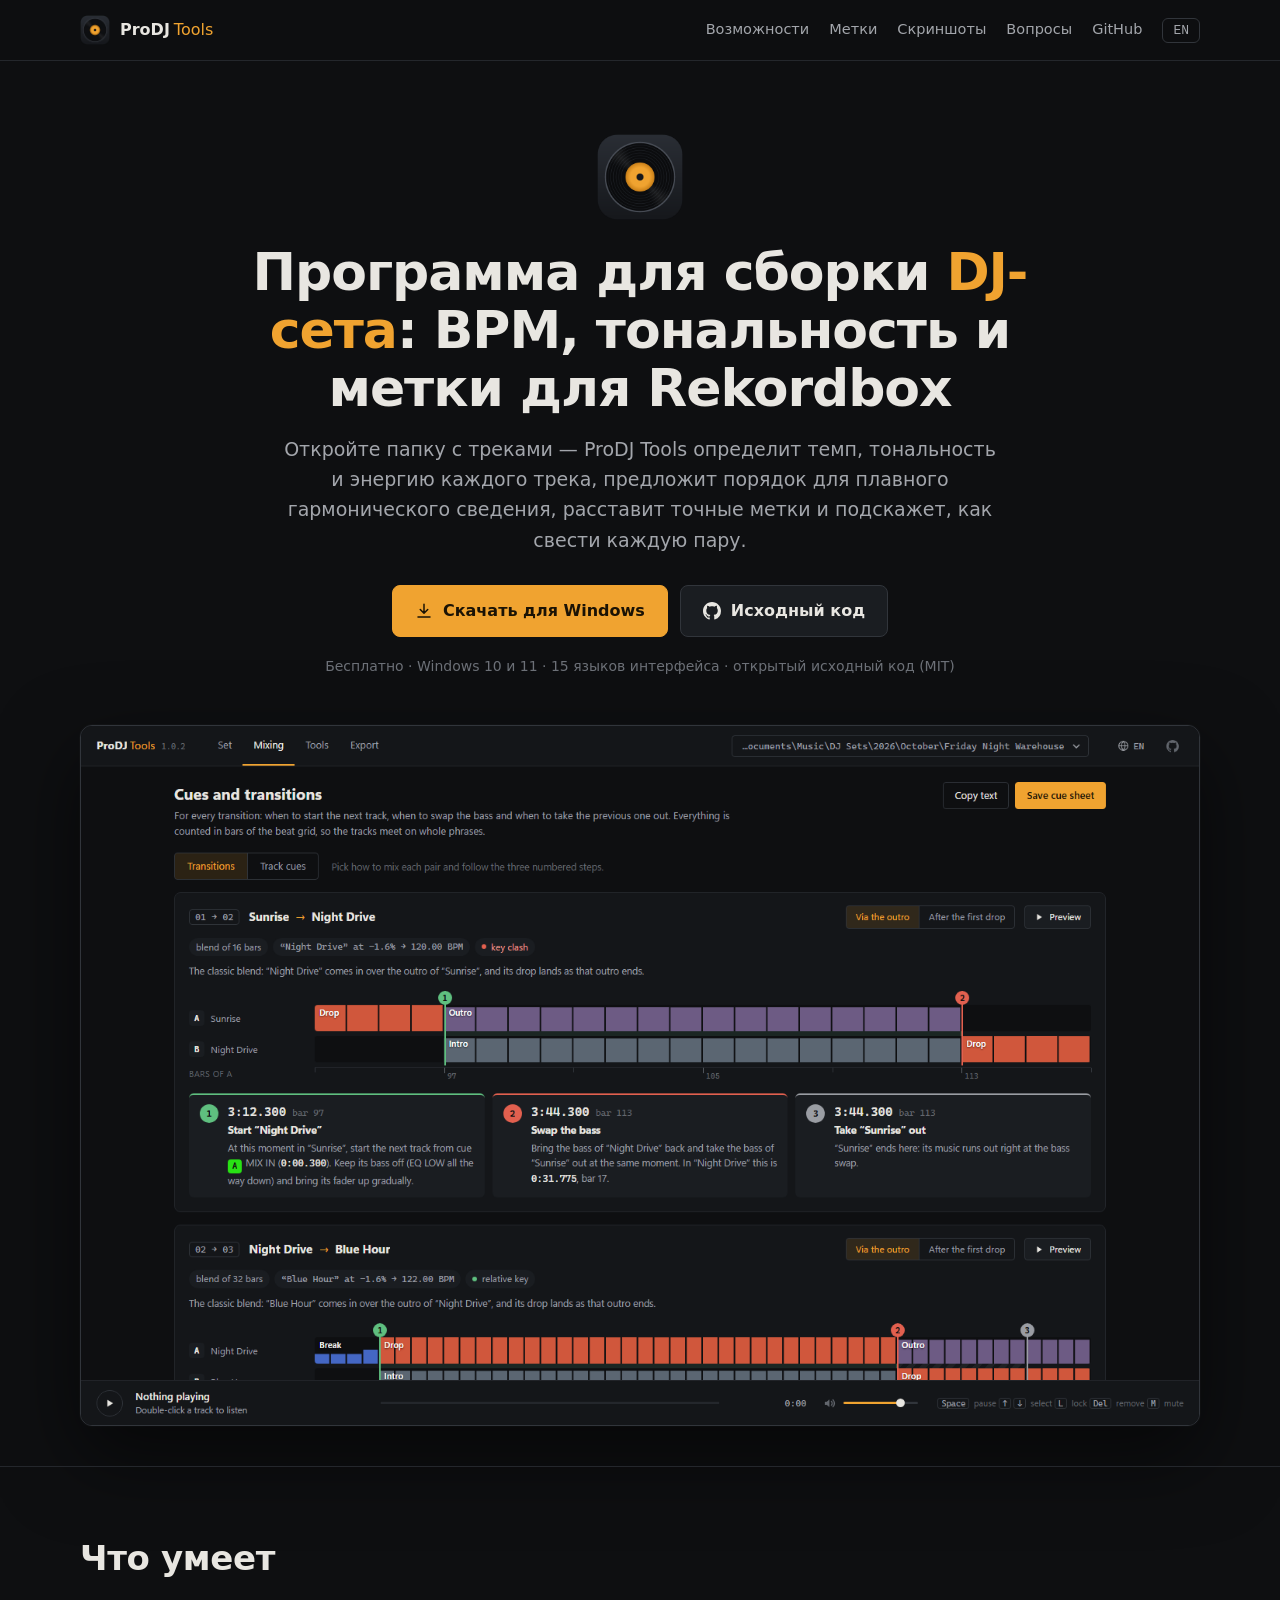
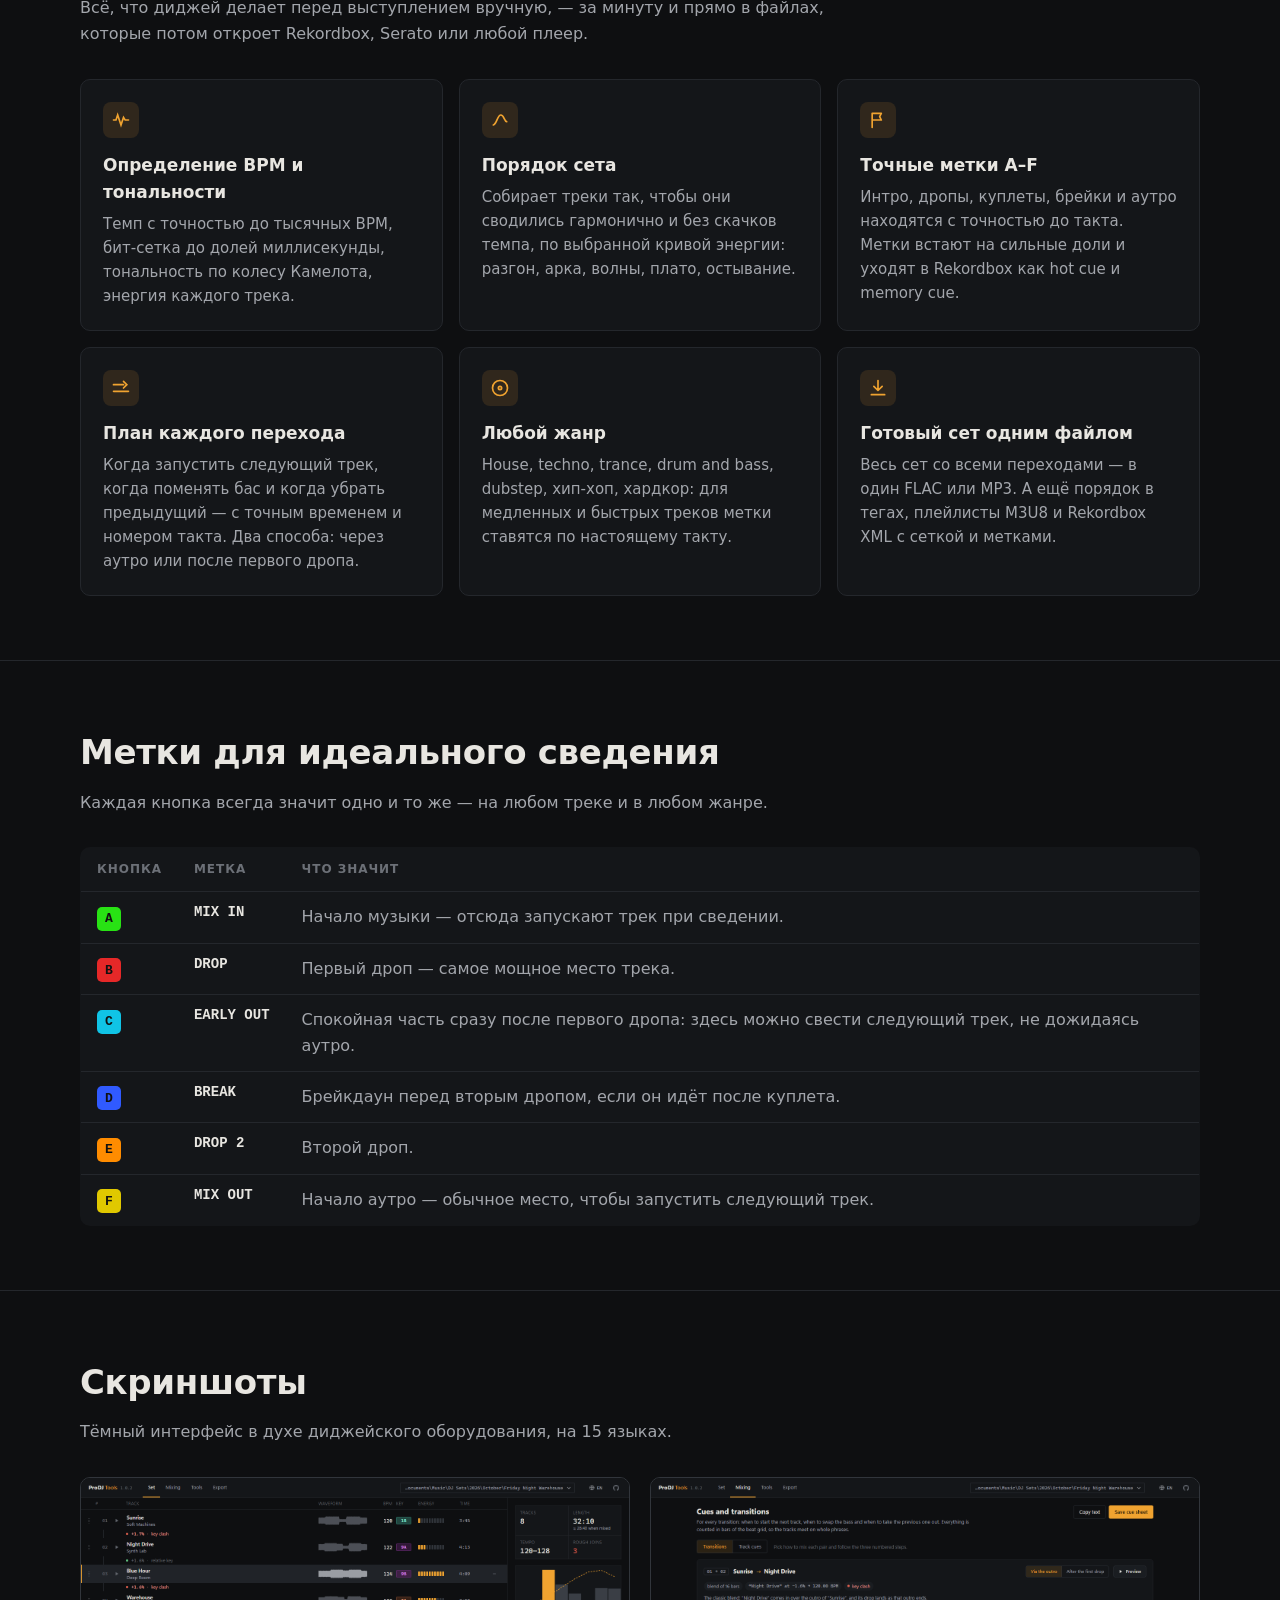
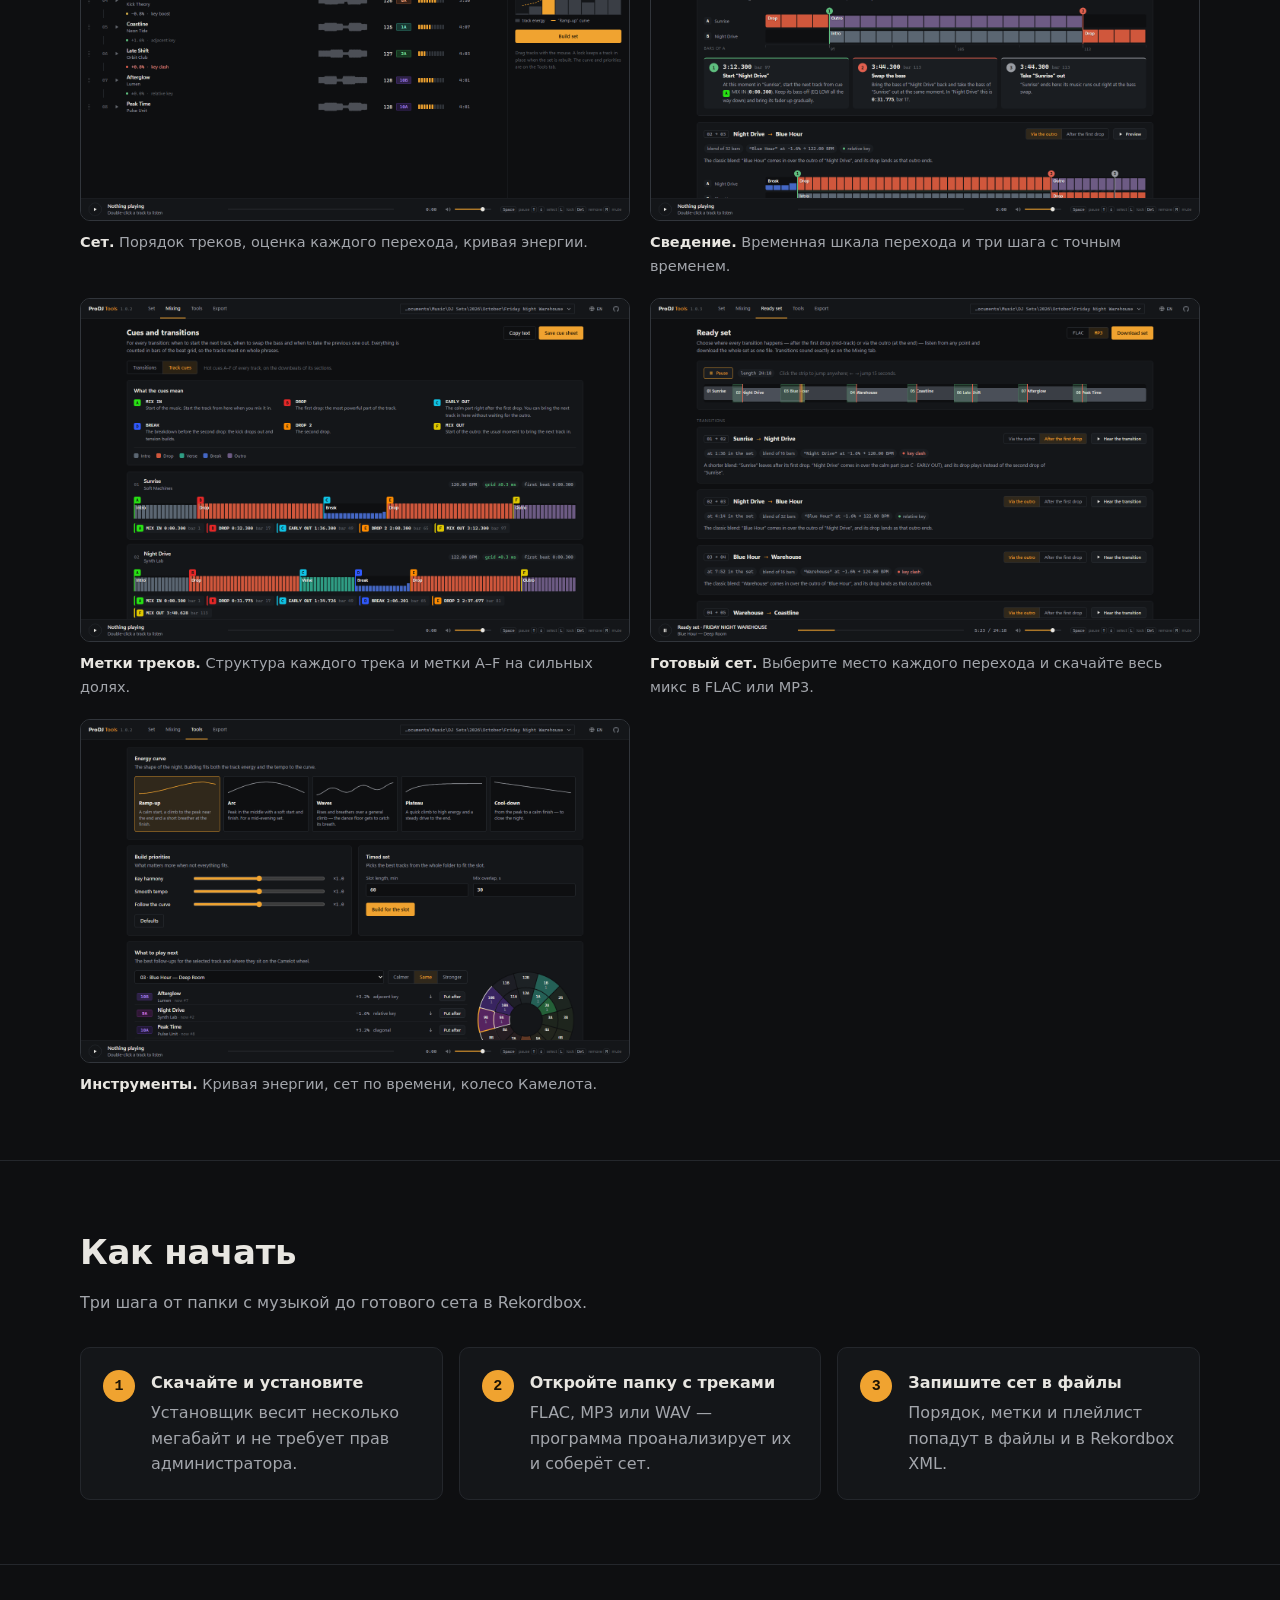
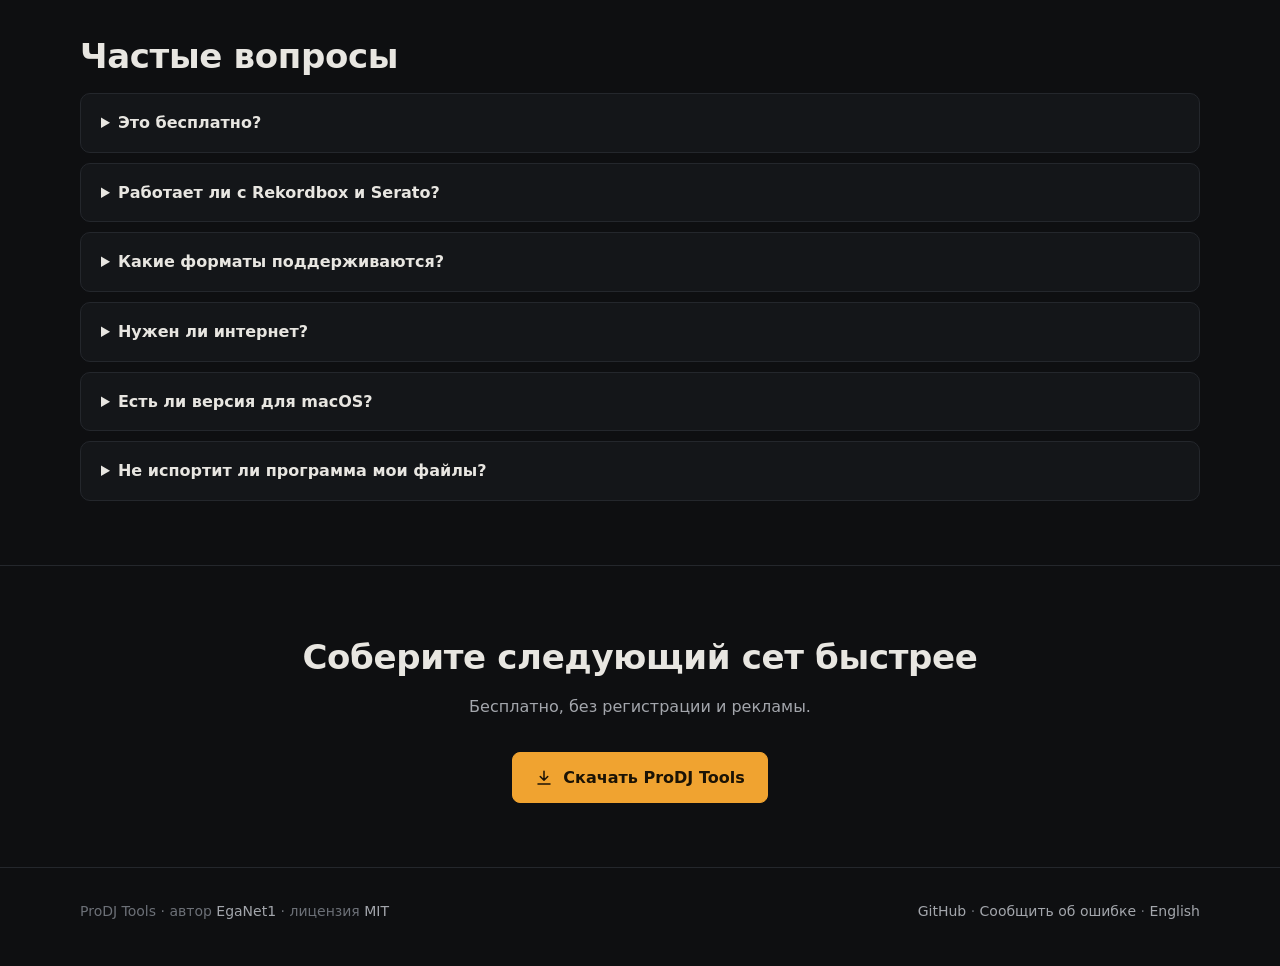
<file: docs/index.html>
<!doctype html>
<html lang="ru">
<head>
  <meta charset="utf-8">
  <meta name="viewport" content="width=device-width, initial-scale=1">
  <title>ProDJ Tools — программа для DJ: BPM, тональность, метки для Rekordbox</title>
  <meta name="description" content="Бесплатная программа для диджеев под Windows: определяет BPM, тональность и энергию треков, собирает сет для плавного гармонического сведения, ставит точные метки (hot cue) и передаёт их в Rekordbox.">
  <link rel="canonical" href="https://eganet1.github.io/ProDJ-Tools/">
  <link rel="alternate" hreflang="ru" href="https://eganet1.github.io/ProDJ-Tools/">
  <link rel="alternate" hreflang="en" href="https://eganet1.github.io/ProDJ-Tools/en/">
  <link rel="alternate" hreflang="x-default" href="https://eganet1.github.io/ProDJ-Tools/en/">
  <link rel="icon" type="image/png" href="icon.png">
  <link rel="stylesheet" href="site.css">

  <meta property="og:type" content="website">
  <meta property="og:site_name" content="ProDJ Tools">
  <meta property="og:title" content="ProDJ Tools — программа для сборки DJ-сета">
  <meta property="og:description" content="BPM, тональность и энергия треков, порядок для плавного сведения, точные метки и экспорт в Rekordbox. Бесплатно, для Windows.">
  <meta property="og:url" content="https://eganet1.github.io/ProDJ-Tools/">
  <meta property="og:image" content="https://eganet1.github.io/ProDJ-Tools/og.png">
  <meta property="og:image:width" content="1280">
  <meta property="og:image:height" content="640">
  <meta property="og:locale" content="ru_RU">
  <meta property="og:locale:alternate" content="en_US">
  <meta name="twitter:card" content="summary_large_image">

  <script type="application/ld+json">
  {
    "@context": "https://schema.org",
    "@type": "SoftwareApplication",
    "name": "ProDJ Tools",
    "description": "Программа для сборки DJ-сета: определяет BPM, тональность и энергию треков, расставляет их для плавного сведения, ставит метки и экспортирует в Rekordbox.",
    "applicationCategory": "MultimediaApplication",
    "operatingSystem": "Windows 10, Windows 11",
    "url": "https://eganet1.github.io/ProDJ-Tools/",
    "downloadUrl": "https://github.com/EgaNet1/ProDJ-Tools/releases/latest",
    "image": "https://eganet1.github.io/ProDJ-Tools/og.png",
    "screenshot": "https://eganet1.github.io/ProDJ-Tools/screenshots/mixing.png",
    "license": "https://opensource.org/licenses/MIT",
    "inLanguage": ["ru", "en", "es", "pt", "fr", "de", "it", "pl", "tr", "ar", "hi", "id", "zh", "ja", "ko"],
    "author": { "@type": "Person", "name": "EgaNet1", "url": "https://github.com/EgaNet1" },
    "offers": { "@type": "Offer", "price": "0", "priceCurrency": "USD" }
  }
  </script>
</head>
<body>
  <header class="top">
    <div class="wrap">
      <a class="brand" href="./"><img src="icon.png" alt="" width="30" height="30">ProDJ <span>Tools</span></a>
      <nav>
        <a href="#features">Возможности</a>
        <a href="#cues">Метки</a>
        <a href="#screenshots">Скриншоты</a>
        <a href="#faq">Вопросы</a>
        <a href="https://github.com/EgaNet1/ProDJ-Tools">GitHub</a>
        <a class="lang" href="en/" hreflang="en" lang="en">EN</a>
      </nav>
    </div>
  </header>

  <main>
    <div class="hero wrap">
      <img class="logo" src="icon.png" alt="Логотип ProDJ Tools" width="88" height="88">
      <h1>Программа для сборки <em>DJ-сета</em>: BPM, тональность и метки для Rekordbox</h1>
      <p class="lead">Откройте папку с треками — ProDJ Tools определит темп, тональность и энергию каждого трека, предложит порядок для плавного гармонического сведения, расставит точные метки и подскажет, как свести каждую пару.</p>
      <div class="actions">
        <a class="button primary" href="https://github.com/EgaNet1/ProDJ-Tools/releases/latest">
          <svg viewBox="0 0 24 24" fill="none" stroke="currentColor" stroke-width="2" stroke-linecap="round" stroke-linejoin="round" aria-hidden="true"><path d="M12 3v12M7 10l5 5 5-5M4 20h16"/></svg>
          Скачать для Windows
        </a>
        <a class="button" href="https://github.com/EgaNet1/ProDJ-Tools">
          <svg viewBox="0 0 16 16" fill="currentColor" aria-hidden="true"><path d="M8 0C3.58 0 0 3.58 0 8c0 3.54 2.29 6.53 5.47 7.59.4.07.55-.17.55-.38 0-.19-.01-.82-.01-1.49-2.01.37-2.53-.49-2.69-.94-.09-.23-.48-.94-.82-1.13-.28-.15-.68-.52-.01-.53.63-.01 1.08.58 1.23.82.72 1.21 1.87.87 2.33.66.07-.52.28-.87.51-1.07-1.78-.2-3.64-.89-3.64-3.95 0-.87.31-1.59.82-2.15-.08-.2-.36-1.02.08-2.12 0 0 .67-.21 2.2.82.64-.18 1.32-.27 2-.27.68 0 1.36.09 2 .27 1.53-1.04 2.2-.82 2.2-.82.44 1.1.16 1.92.08 2.12.51.56.82 1.27.82 2.15 0 3.07-1.87 3.75-3.65 3.95.29.25.54.73.54 1.48 0 1.07-.01 1.93-.01 2.2 0 .21.15.46.55.38A8.013 8.013 0 0016 8c0-4.42-3.58-8-8-8z"/></svg>
          Исходный код
        </a>
      </div>
      <p class="meta">Бесплатно · Windows 10 и 11 · 15 языков интерфейса · открытый исходный код (MIT)</p>
      <img class="shot" src="screenshots/mixing.png" alt="Вкладка «Сведение»: план перехода между двумя треками с метками и шагами" width="1440" height="900">
    </div>

    <section id="features">
      <div class="wrap">
        <h2>Что умеет</h2>
        <p class="intro">Всё, что диджей делает перед выступлением вручную, — за минуту и прямо в файлах, которые потом откроет Rekordbox, Serato или любой плеер.</p>
        <div class="features">
          <article class="feature">
            <div class="ico"><svg viewBox="0 0 24 24" fill="none" stroke="currentColor" stroke-width="2" stroke-linecap="round" aria-hidden="true"><path d="M3 12h3l2-6 4 12 3-9 2 3h4"/></svg></div>
            <h3>Определение BPM и тональности</h3>
            <p>Темп с точностью до тысячных BPM, бит-сетка до долей миллисекунды, тональность по колесу Камелота, энергия каждого трека.</p>
          </article>
          <article class="feature">
            <div class="ico"><svg viewBox="0 0 24 24" fill="none" stroke="currentColor" stroke-width="2" stroke-linecap="round" aria-hidden="true"><path d="M4 18c4-1 5-12 9-12s4 8 7 8"/></svg></div>
            <h3>Порядок сета</h3>
            <p>Собирает треки так, чтобы они сводились гармонично и без скачков темпа, по выбранной кривой энергии: разгон, арка, волны, плато, остывание.</p>
          </article>
          <article class="feature">
            <div class="ico"><svg viewBox="0 0 24 24" fill="none" stroke="currentColor" stroke-width="2" stroke-linecap="round" stroke-linejoin="round" aria-hidden="true"><path d="M5 21V4h11l-2 4 2 4H5"/></svg></div>
            <h3>Точные метки A–F</h3>
            <p>Интро, дропы, куплеты, брейки и аутро находятся с точностью до такта. Метки встают на сильные доли и уходят в Rekordbox как hot cue и memory cue.</p>
          </article>
          <article class="feature">
            <div class="ico"><svg viewBox="0 0 24 24" fill="none" stroke="currentColor" stroke-width="2" stroke-linecap="round" aria-hidden="true"><path d="M3 8h12M3 16h18M15 4l4 4-4 4"/></svg></div>
            <h3>План каждого перехода</h3>
            <p>Когда запустить следующий трек, когда поменять бас и когда убрать предыдущий — с точным временем и номером такта. Два способа: через аутро или после первого дропа.</p>
          </article>
          <article class="feature">
            <div class="ico"><svg viewBox="0 0 24 24" fill="none" stroke="currentColor" stroke-width="2" stroke-linecap="round" aria-hidden="true"><circle cx="12" cy="12" r="9"/><circle cx="12" cy="12" r="2"/></svg></div>
            <h3>Любой жанр</h3>
            <p>House, techno, trance, drum and bass, dubstep, хип-хоп, хардкор: для медленных и быстрых треков метки ставятся по настоящему такту.</p>
          </article>
          <article class="feature">
            <div class="ico"><svg viewBox="0 0 24 24" fill="none" stroke="currentColor" stroke-width="2" stroke-linecap="round" stroke-linejoin="round" aria-hidden="true"><path d="M12 3v12M7 10l5 5 5-5M4 20h16"/></svg></div>
            <h3>Готовый сет одним файлом</h3>
            <p>Весь сет со всеми переходами — в один FLAC или MP3. А ещё порядок в тегах, плейлисты M3U8 и Rekordbox XML с сеткой и метками.</p>
          </article>
        </div>
      </div>
    </section>

    <section id="cues">
      <div class="wrap">
        <h2>Метки для идеального сведения</h2>
        <p class="intro">Каждая кнопка всегда значит одно и то же — на любом треке и в любом жанре.</p>
        <div class="cue-table">
          <table class="cues">
            <thead><tr><th>Кнопка</th><th>Метка</th><th>Что значит</th></tr></thead>
            <tbody>
              <tr><td><span class="cue" style="background:#28e214">A</span></td><td>MIX IN</td><td>Начало музыки — отсюда запускают трек при сведении.</td></tr>
              <tr><td><span class="cue" style="background:#e62828">B</span></td><td>DROP</td><td>Первый дроп — самое мощное место трека.</td></tr>
              <tr><td><span class="cue" style="background:#10c4e6">C</span></td><td>EARLY OUT</td><td>Спокойная часть сразу после первого дропа: здесь можно свести следующий трек, не дожидаясь аутро.</td></tr>
              <tr><td><span class="cue" style="background:#305aff">D</span></td><td>BREAK</td><td>Брейкдаун перед вторым дропом, если он идёт после куплета.</td></tr>
              <tr><td><span class="cue" style="background:#ff8c00">E</span></td><td>DROP 2</td><td>Второй дроп.</td></tr>
              <tr><td><span class="cue" style="background:#e0c800">F</span></td><td>MIX OUT</td><td>Начало аутро — обычное место, чтобы запустить следующий трек.</td></tr>
            </tbody>
          </table>
        </div>
      </div>
    </section>

    <section id="screenshots">
      <div class="wrap">
        <h2>Скриншоты</h2>
        <p class="intro">Тёмный интерфейс в духе диджейского оборудования, на 15 языках.</p>
        <div class="gallery">
          <figure><img src="screenshots/set.png" alt="Сет: треки с BPM, тональностью, энергией и оценкой переходов" width="1440" height="900" loading="lazy"><figcaption><b>Сет.</b> Порядок треков, оценка каждого перехода, кривая энергии.</figcaption></figure>
          <figure><img src="screenshots/mixing.png" alt="Сведение: временная шкала перехода и три шага" width="1440" height="900" loading="lazy"><figcaption><b>Сведение.</b> Временная шкала перехода и три шага с точным временем.</figcaption></figure>
          <figure><img src="screenshots/cues.png" alt="Метки треков A–F на структуре каждого трека" width="1440" height="900" loading="lazy"><figcaption><b>Метки треков.</b> Структура каждого трека и метки A–F на сильных долях.</figcaption></figure>
          <figure><img src="screenshots/ready.png" alt="Готовый сет: выбор переходов и скачивание всего сета в FLAC или MP3" width="1440" height="900" loading="lazy"><figcaption><b>Готовый сет.</b> Выберите место каждого перехода и скачайте весь микс в FLAC или MP3.</figcaption></figure>
          <figure><img src="screenshots/tools.png" alt="Инструменты: кривая энергии, приоритеты, колесо Камелота" width="1440" height="900" loading="lazy"><figcaption><b>Инструменты.</b> Кривая энергии, сет по времени, колесо Камелота.</figcaption></figure>
        </div>
      </div>
    </section>

    <section id="start">
      <div class="wrap">
        <h2>Как начать</h2>
        <p class="intro">Три шага от папки с музыкой до готового сета в Rekordbox.</p>
        <ol class="steps">
          <li><b>Скачайте и установите</b>Установщик весит несколько мегабайт и не требует прав администратора.</li>
          <li><b>Откройте папку с треками</b>FLAC, MP3 или WAV — программа проанализирует их и соберёт сет.</li>
          <li><b>Запишите сет в файлы</b>Порядок, метки и плейлист попадут в файлы и в Rekordbox XML.</li>
        </ol>
      </div>
    </section>

    <section id="faq" class="faq">
      <div class="wrap">
        <h2>Частые вопросы</h2>
        <details><summary>Это бесплатно?</summary><p>Да, полностью. Исходный код открыт по лицензии MIT, его можно смотреть и менять.</p></details>
        <details><summary>Работает ли с Rekordbox и Serato?</summary><p>Да. Порядок записывается в имена файлов и теги, которые видят обе программы. Для Rekordbox дополнительно создаётся XML с бит-сеткой и метками A–F (hot cue и memory cue).</p></details>
        <details><summary>Какие форматы поддерживаются?</summary><p>FLAC, MP3 и WAV. Теги записываются в FLAC и MP3.</p></details>
        <details><summary>Нужен ли интернет?</summary><p>Нет. Анализ идёт на вашем компьютере, музыка никуда не загружается.</p></details>
        <details><summary>Есть ли версия для macOS?</summary><p>Пока только Windows 10 и 11.</p></details>
        <details><summary>Не испортит ли программа мои файлы?</summary><p>Перед первой записью исходные имена и теги сохраняются в резервную копию, а кнопка «Вернуть файлы как было» откатывает все изменения.</p></details>
      </div>
    </section>

    <section class="cta">
      <div class="wrap">
        <h2>Соберите следующий сет быстрее</h2>
        <p class="intro">Бесплатно, без регистрации и рекламы.</p>
        <a class="button primary" href="https://github.com/EgaNet1/ProDJ-Tools/releases/latest">
          <svg viewBox="0 0 24 24" fill="none" stroke="currentColor" stroke-width="2" stroke-linecap="round" stroke-linejoin="round" aria-hidden="true"><path d="M12 3v12M7 10l5 5 5-5M4 20h16"/></svg>
          Скачать ProDJ Tools
        </a>
      </div>
    </section>
  </main>

  <footer>
    <div class="wrap">
      <span>ProDJ Tools · автор <a href="https://github.com/EgaNet1">EgaNet1</a> · лицензия <a href="https://github.com/EgaNet1/ProDJ-Tools/blob/main/LICENSE">MIT</a></span>
      <span><a href="https://github.com/EgaNet1/ProDJ-Tools">GitHub</a> · <a href="https://github.com/EgaNet1/ProDJ-Tools/issues">Сообщить об ошибке</a> · <a href="en/" hreflang="en">English</a></span>
    </div>
  </footer>
</body>
</html>
</file>
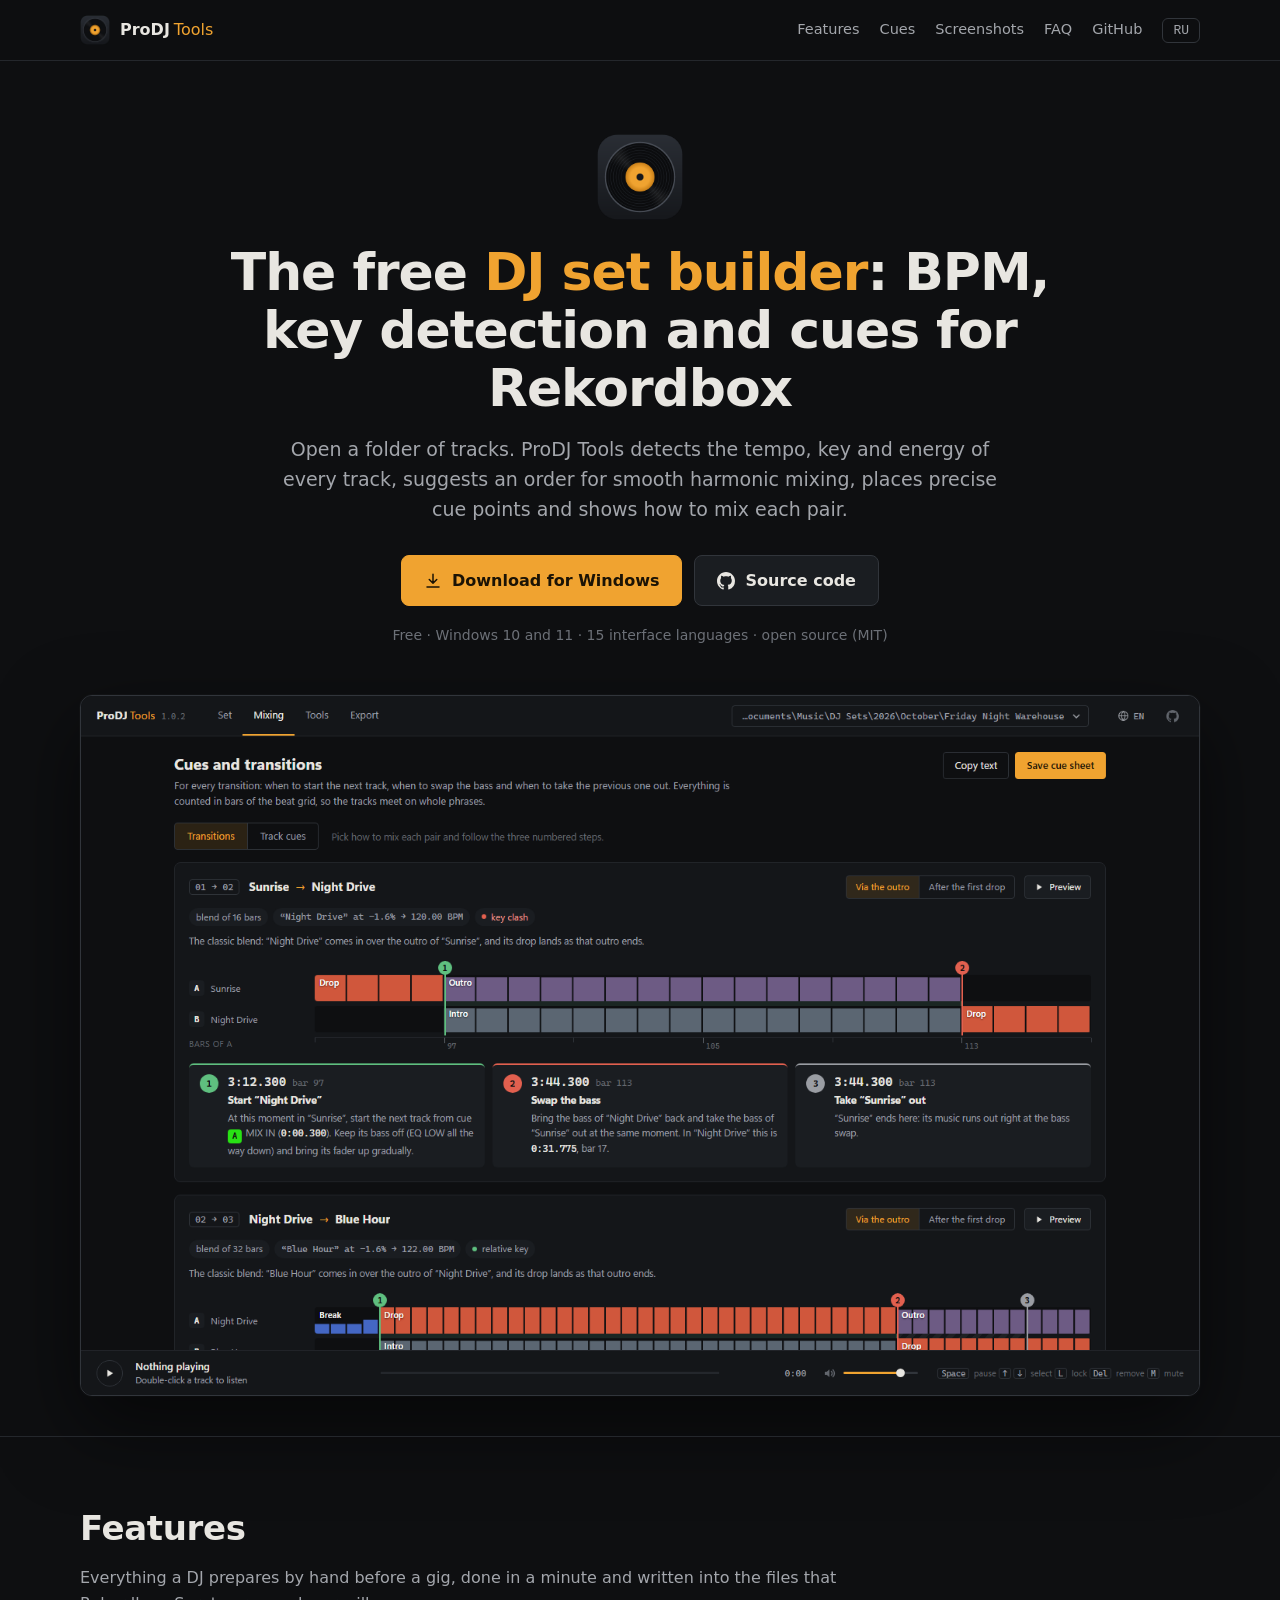
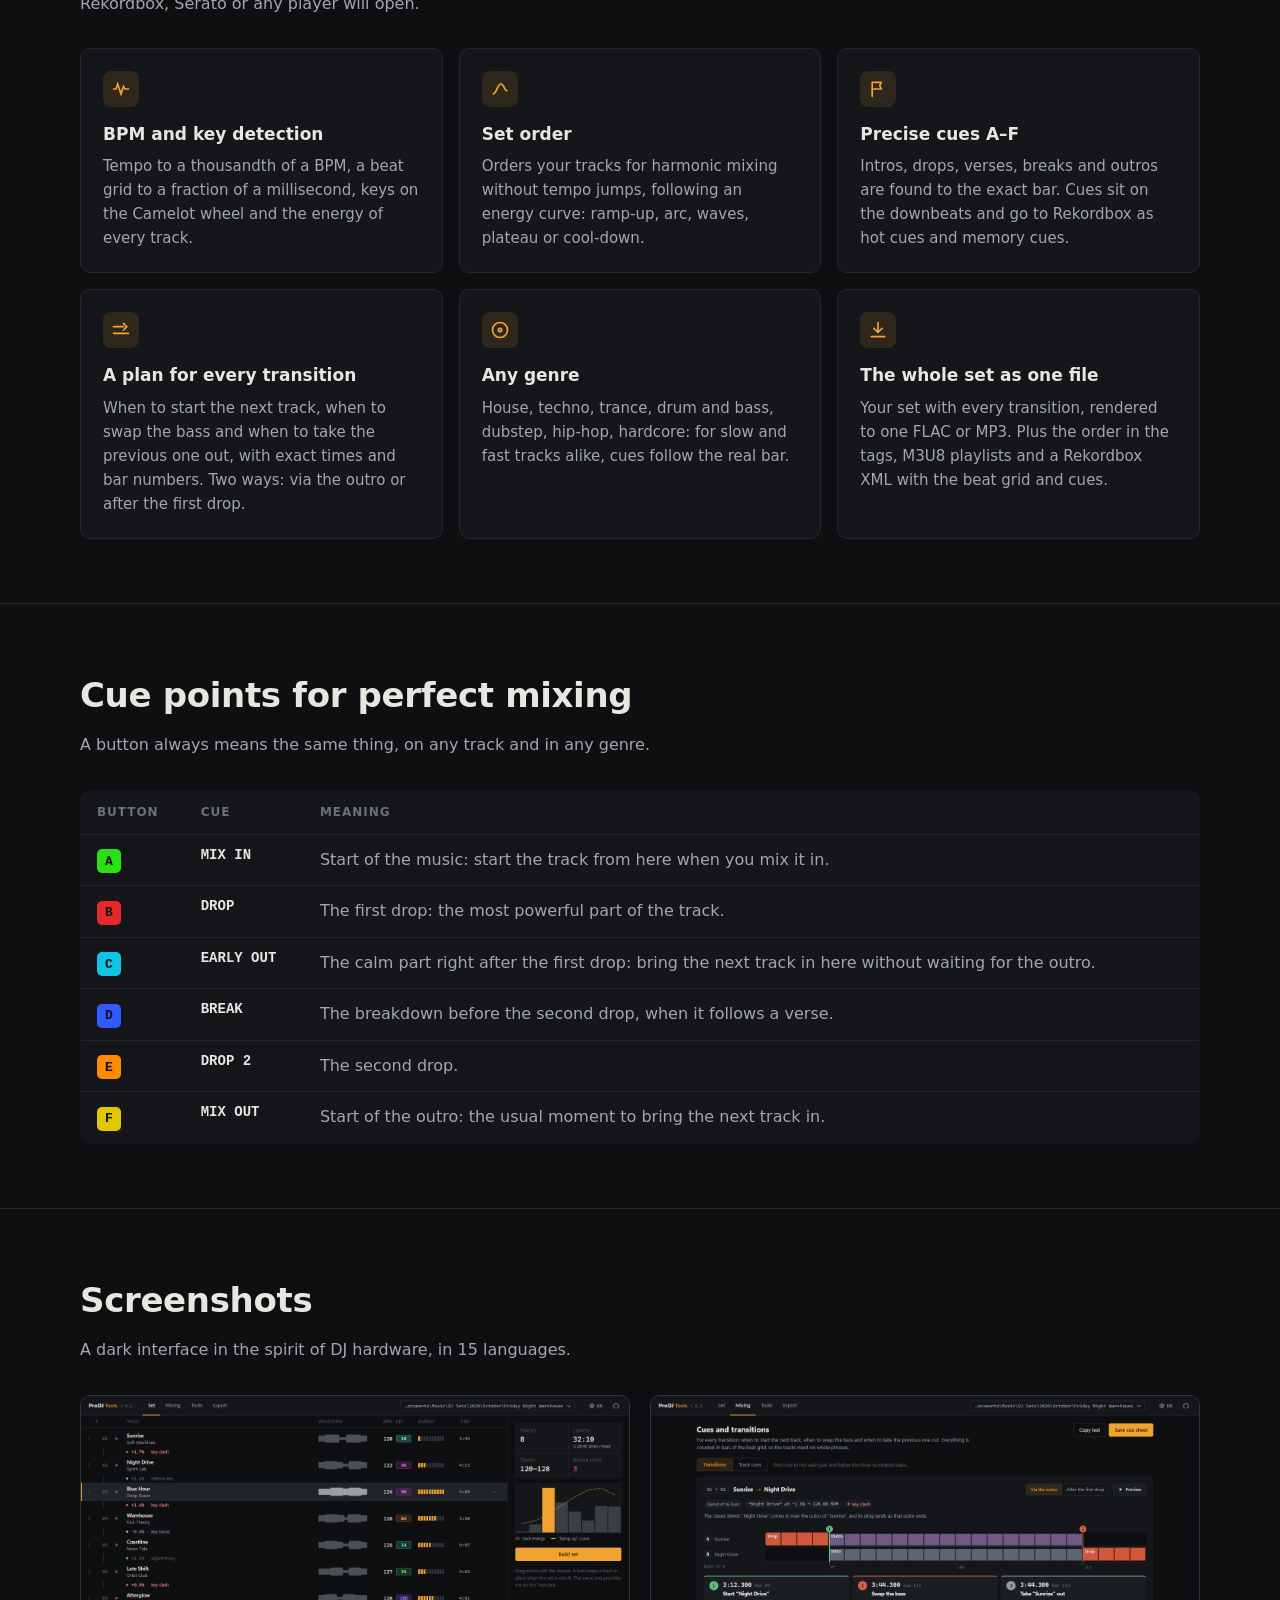
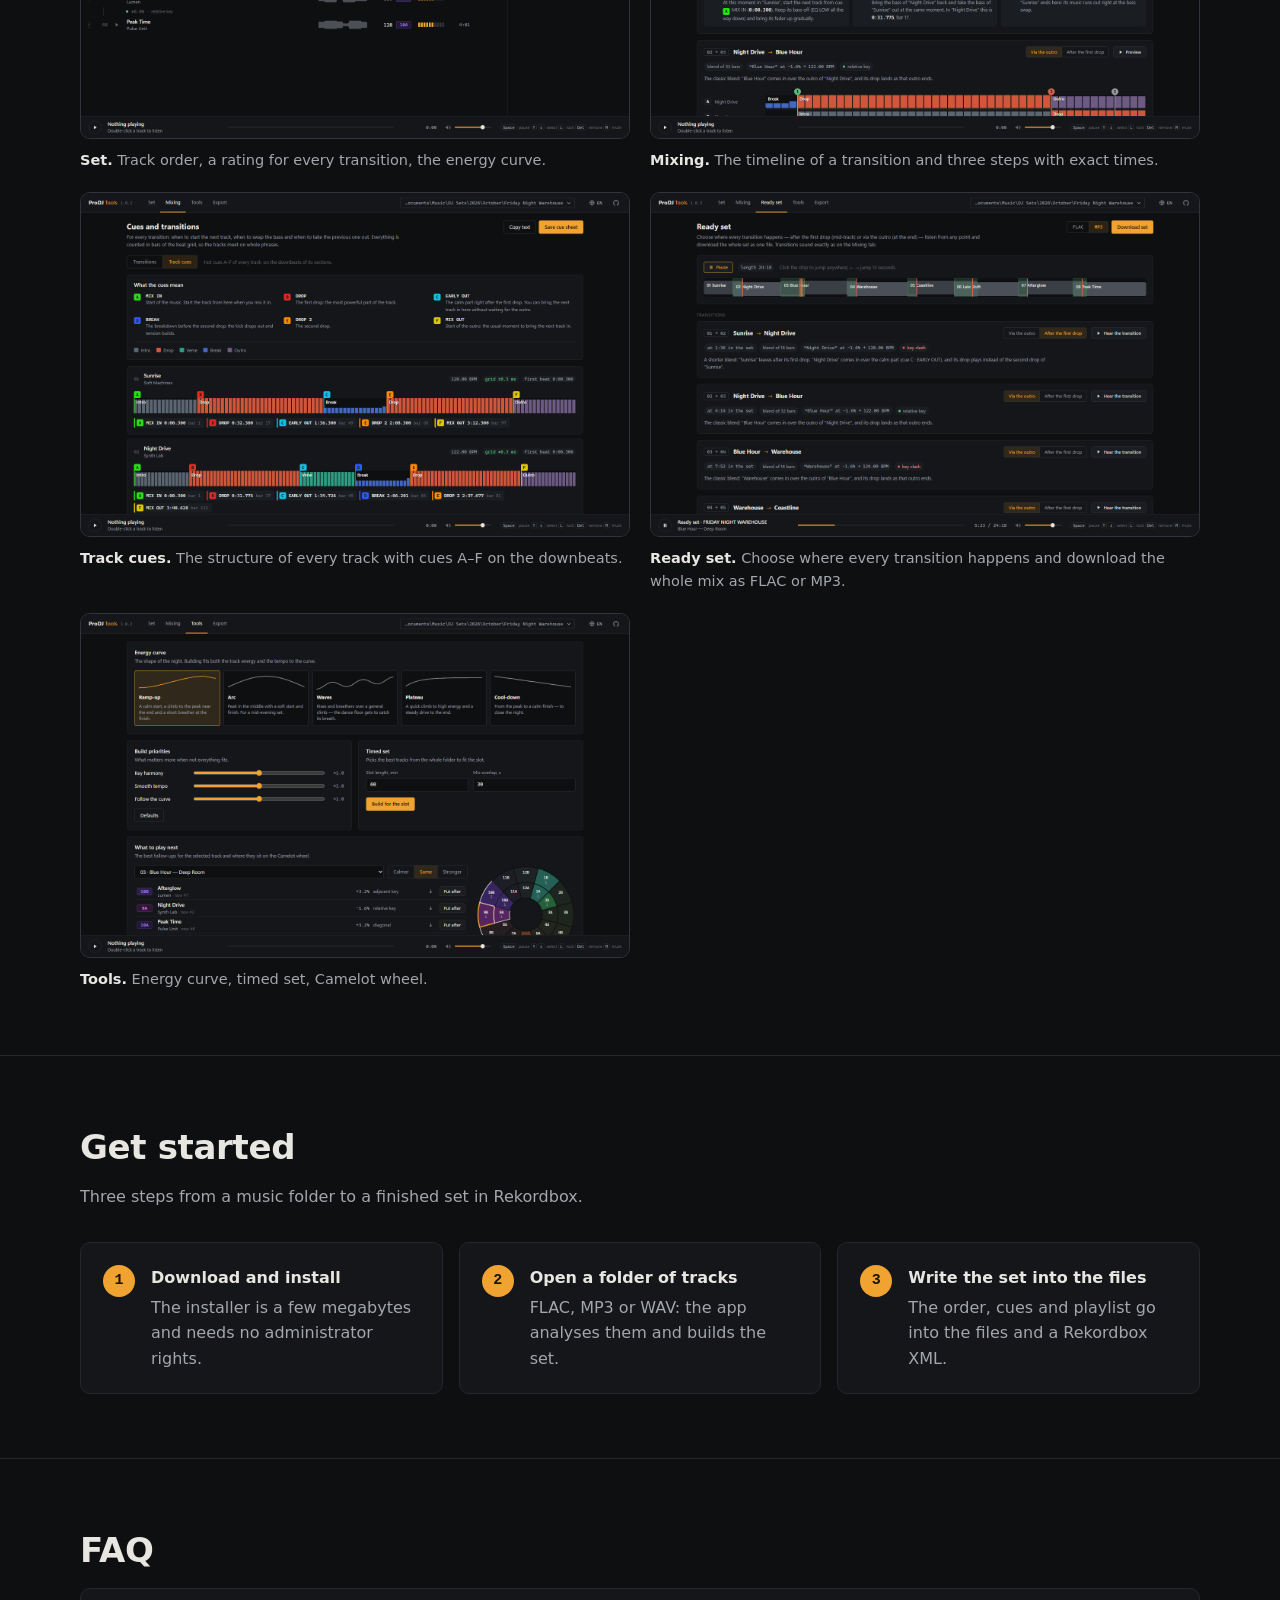
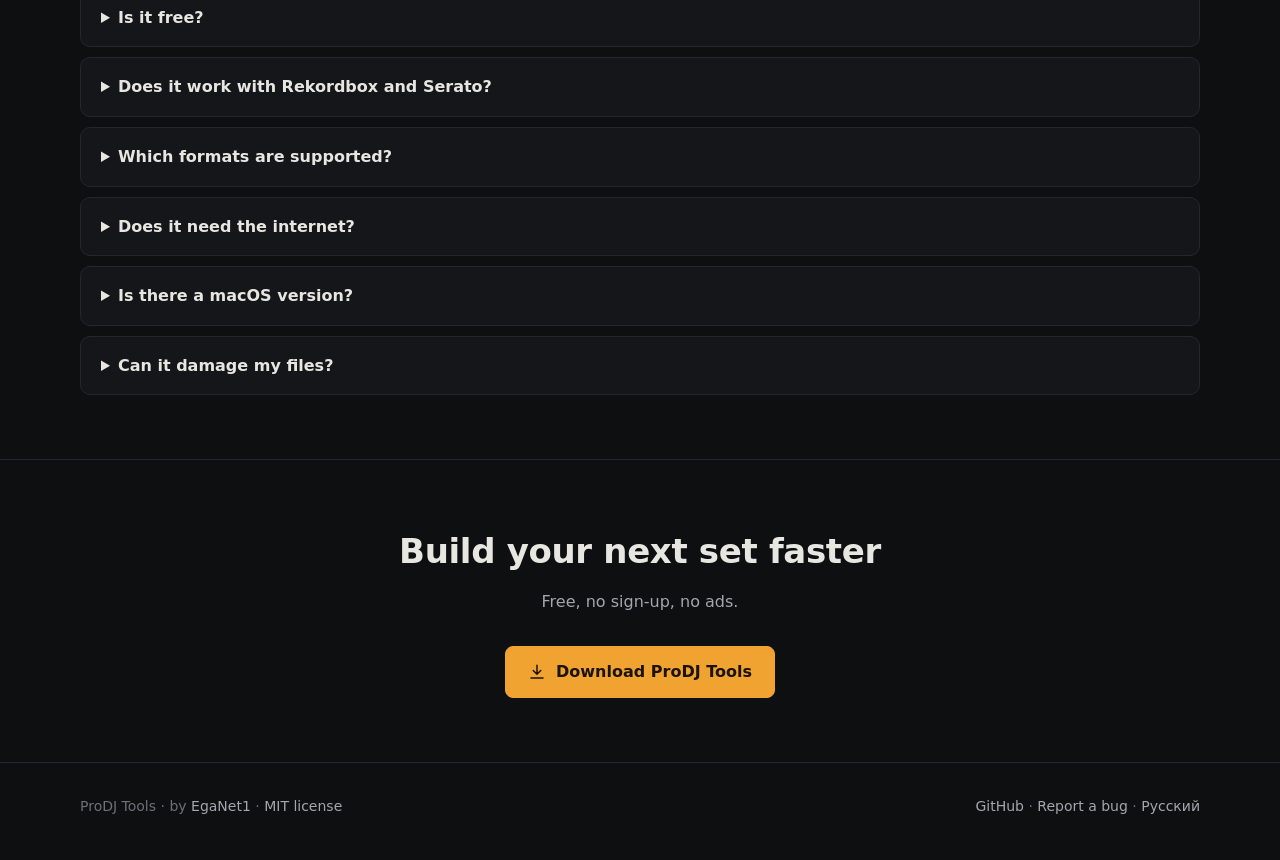
<file: docs/en/index.html>
<!doctype html>
<html lang="en">
<head>
  <meta charset="utf-8">
  <meta name="viewport" content="width=device-width, initial-scale=1">
  <title>ProDJ Tools — free DJ set builder: BPM, key detection, Rekordbox cues</title>
  <meta name="description" content="Free DJ software for Windows: detects BPM, key and energy, orders your tracks for smooth harmonic mixing, places precise hot cues and exports them to Rekordbox XML.">
  <link rel="canonical" href="https://eganet1.github.io/ProDJ-Tools/en/">
  <link rel="alternate" hreflang="ru" href="https://eganet1.github.io/ProDJ-Tools/">
  <link rel="alternate" hreflang="en" href="https://eganet1.github.io/ProDJ-Tools/en/">
  <link rel="alternate" hreflang="x-default" href="https://eganet1.github.io/ProDJ-Tools/en/">
  <link rel="icon" type="image/png" href="../icon.png">
  <link rel="stylesheet" href="../site.css">

  <meta property="og:type" content="website">
  <meta property="og:site_name" content="ProDJ Tools">
  <meta property="og:title" content="ProDJ Tools — free DJ set builder">
  <meta property="og:description" content="BPM, key and energy of every track, an order for smooth mixing, precise hot cues and Rekordbox export. Free, for Windows.">
  <meta property="og:url" content="https://eganet1.github.io/ProDJ-Tools/en/">
  <meta property="og:image" content="https://eganet1.github.io/ProDJ-Tools/og.png">
  <meta property="og:image:width" content="1280">
  <meta property="og:image:height" content="640">
  <meta property="og:locale" content="en_US">
  <meta property="og:locale:alternate" content="ru_RU">
  <meta name="twitter:card" content="summary_large_image">

  <script type="application/ld+json">
  {
    "@context": "https://schema.org",
    "@type": "SoftwareApplication",
    "name": "ProDJ Tools",
    "description": "A DJ set builder: detects BPM, key and energy, orders tracks for smooth mixing, places hot cues and exports to Rekordbox.",
    "applicationCategory": "MultimediaApplication",
    "operatingSystem": "Windows 10, Windows 11",
    "url": "https://eganet1.github.io/ProDJ-Tools/en/",
    "downloadUrl": "https://github.com/EgaNet1/ProDJ-Tools/releases/latest",
    "image": "https://eganet1.github.io/ProDJ-Tools/og.png",
    "screenshot": "https://eganet1.github.io/ProDJ-Tools/screenshots/mixing.png",
    "license": "https://opensource.org/licenses/MIT",
    "inLanguage": ["en", "ru", "es", "pt", "fr", "de", "it", "pl", "tr", "ar", "hi", "id", "zh", "ja", "ko"],
    "author": { "@type": "Person", "name": "EgaNet1", "url": "https://github.com/EgaNet1" },
    "offers": { "@type": "Offer", "price": "0", "priceCurrency": "USD" }
  }
  </script>
</head>
<body>
  <header class="top">
    <div class="wrap">
      <a class="brand" href="./"><img src="../icon.png" alt="" width="30" height="30">ProDJ <span>Tools</span></a>
      <nav>
        <a href="#features">Features</a>
        <a href="#cues">Cues</a>
        <a href="#screenshots">Screenshots</a>
        <a href="#faq">FAQ</a>
        <a href="https://github.com/EgaNet1/ProDJ-Tools">GitHub</a>
        <a class="lang" href="../" hreflang="ru" lang="ru">RU</a>
      </nav>
    </div>
  </header>

  <main>
    <div class="hero wrap">
      <img class="logo" src="../icon.png" alt="ProDJ Tools logo" width="88" height="88">
      <h1>The free <em>DJ set builder</em>: BPM, key detection and cues for Rekordbox</h1>
      <p class="lead">Open a folder of tracks. ProDJ Tools detects the tempo, key and energy of every track, suggests an order for smooth harmonic mixing, places precise cue points and shows how to mix each pair.</p>
      <div class="actions">
        <a class="button primary" href="https://github.com/EgaNet1/ProDJ-Tools/releases/latest">
          <svg viewBox="0 0 24 24" fill="none" stroke="currentColor" stroke-width="2" stroke-linecap="round" stroke-linejoin="round" aria-hidden="true"><path d="M12 3v12M7 10l5 5 5-5M4 20h16"/></svg>
          Download for Windows
        </a>
        <a class="button" href="https://github.com/EgaNet1/ProDJ-Tools">
          <svg viewBox="0 0 16 16" fill="currentColor" aria-hidden="true"><path d="M8 0C3.58 0 0 3.58 0 8c0 3.54 2.29 6.53 5.47 7.59.4.07.55-.17.55-.38 0-.19-.01-.82-.01-1.49-2.01.37-2.53-.49-2.69-.94-.09-.23-.48-.94-.82-1.13-.28-.15-.68-.52-.01-.53.63-.01 1.08.58 1.23.82.72 1.21 1.87.87 2.33.66.07-.52.28-.87.51-1.07-1.78-.2-3.64-.89-3.64-3.95 0-.87.31-1.59.82-2.15-.08-.2-.36-1.02.08-2.12 0 0 .67-.21 2.2.82.64-.18 1.32-.27 2-.27.68 0 1.36.09 2 .27 1.53-1.04 2.2-.82 2.2-.82.44 1.1.16 1.92.08 2.12.51.56.82 1.27.82 2.15 0 3.07-1.87 3.75-3.65 3.95.29.25.54.73.54 1.48 0 1.07-.01 1.93-.01 2.2 0 .21.15.46.55.38A8.013 8.013 0 0016 8c0-4.42-3.58-8-8-8z"/></svg>
          Source code
        </a>
      </div>
      <p class="meta">Free · Windows 10 and 11 · 15 interface languages · open source (MIT)</p>
      <img class="shot" src="../screenshots/mixing.png" alt="The Mixing tab: a transition plan between two tracks with cues and steps" width="1440" height="900">
    </div>

    <section id="features">
      <div class="wrap">
        <h2>Features</h2>
        <p class="intro">Everything a DJ prepares by hand before a gig, done in a minute and written into the files that Rekordbox, Serato or any player will open.</p>
        <div class="features">
          <article class="feature">
            <div class="ico"><svg viewBox="0 0 24 24" fill="none" stroke="currentColor" stroke-width="2" stroke-linecap="round" aria-hidden="true"><path d="M3 12h3l2-6 4 12 3-9 2 3h4"/></svg></div>
            <h3>BPM and key detection</h3>
            <p>Tempo to a thousandth of a BPM, a beat grid to a fraction of a millisecond, keys on the Camelot wheel and the energy of every track.</p>
          </article>
          <article class="feature">
            <div class="ico"><svg viewBox="0 0 24 24" fill="none" stroke="currentColor" stroke-width="2" stroke-linecap="round" aria-hidden="true"><path d="M4 18c4-1 5-12 9-12s4 8 7 8"/></svg></div>
            <h3>Set order</h3>
            <p>Orders your tracks for harmonic mixing without tempo jumps, following an energy curve: ramp-up, arc, waves, plateau or cool-down.</p>
          </article>
          <article class="feature">
            <div class="ico"><svg viewBox="0 0 24 24" fill="none" stroke="currentColor" stroke-width="2" stroke-linecap="round" stroke-linejoin="round" aria-hidden="true"><path d="M5 21V4h11l-2 4 2 4H5"/></svg></div>
            <h3>Precise cues A–F</h3>
            <p>Intros, drops, verses, breaks and outros are found to the exact bar. Cues sit on the downbeats and go to Rekordbox as hot cues and memory cues.</p>
          </article>
          <article class="feature">
            <div class="ico"><svg viewBox="0 0 24 24" fill="none" stroke="currentColor" stroke-width="2" stroke-linecap="round" aria-hidden="true"><path d="M3 8h12M3 16h18M15 4l4 4-4 4"/></svg></div>
            <h3>A plan for every transition</h3>
            <p>When to start the next track, when to swap the bass and when to take the previous one out, with exact times and bar numbers. Two ways: via the outro or after the first drop.</p>
          </article>
          <article class="feature">
            <div class="ico"><svg viewBox="0 0 24 24" fill="none" stroke="currentColor" stroke-width="2" stroke-linecap="round" aria-hidden="true"><circle cx="12" cy="12" r="9"/><circle cx="12" cy="12" r="2"/></svg></div>
            <h3>Any genre</h3>
            <p>House, techno, trance, drum and bass, dubstep, hip-hop, hardcore: for slow and fast tracks alike, cues follow the real bar.</p>
          </article>
          <article class="feature">
            <div class="ico"><svg viewBox="0 0 24 24" fill="none" stroke="currentColor" stroke-width="2" stroke-linecap="round" stroke-linejoin="round" aria-hidden="true"><path d="M12 3v12M7 10l5 5 5-5M4 20h16"/></svg></div>
            <h3>The whole set as one file</h3>
            <p>Your set with every transition, rendered to one FLAC or MP3. Plus the order in the tags, M3U8 playlists and a Rekordbox XML with the beat grid and cues.</p>
          </article>
        </div>
      </div>
    </section>

    <section id="cues">
      <div class="wrap">
        <h2>Cue points for perfect mixing</h2>
        <p class="intro">A button always means the same thing, on any track and in any genre.</p>
        <div class="cue-table">
          <table class="cues">
            <thead><tr><th>Button</th><th>Cue</th><th>Meaning</th></tr></thead>
            <tbody>
              <tr><td><span class="cue" style="background:#28e214">A</span></td><td>MIX IN</td><td>Start of the music: start the track from here when you mix it in.</td></tr>
              <tr><td><span class="cue" style="background:#e62828">B</span></td><td>DROP</td><td>The first drop: the most powerful part of the track.</td></tr>
              <tr><td><span class="cue" style="background:#10c4e6">C</span></td><td>EARLY OUT</td><td>The calm part right after the first drop: bring the next track in here without waiting for the outro.</td></tr>
              <tr><td><span class="cue" style="background:#305aff">D</span></td><td>BREAK</td><td>The breakdown before the second drop, when it follows a verse.</td></tr>
              <tr><td><span class="cue" style="background:#ff8c00">E</span></td><td>DROP 2</td><td>The second drop.</td></tr>
              <tr><td><span class="cue" style="background:#e0c800">F</span></td><td>MIX OUT</td><td>Start of the outro: the usual moment to bring the next track in.</td></tr>
            </tbody>
          </table>
        </div>
      </div>
    </section>

    <section id="screenshots">
      <div class="wrap">
        <h2>Screenshots</h2>
        <p class="intro">A dark interface in the spirit of DJ hardware, in 15 languages.</p>
        <div class="gallery">
          <figure><img src="../screenshots/set.png" alt="Set: tracks with BPM, key, energy and transition ratings" width="1440" height="900" loading="lazy"><figcaption><b>Set.</b> Track order, a rating for every transition, the energy curve.</figcaption></figure>
          <figure><img src="../screenshots/mixing.png" alt="Mixing: the timeline of a transition and three steps" width="1440" height="900" loading="lazy"><figcaption><b>Mixing.</b> The timeline of a transition and three steps with exact times.</figcaption></figure>
          <figure><img src="../screenshots/cues.png" alt="Track cues A–F on the structure of every track" width="1440" height="900" loading="lazy"><figcaption><b>Track cues.</b> The structure of every track with cues A–F on the downbeats.</figcaption></figure>
          <figure><img src="../screenshots/ready.png" alt="Ready set: choose the transitions and download the whole set as FLAC or MP3" width="1440" height="900" loading="lazy"><figcaption><b>Ready set.</b> Choose where every transition happens and download the whole mix as FLAC or MP3.</figcaption></figure>
          <figure><img src="../screenshots/tools.png" alt="Tools: energy curve, priorities, Camelot wheel" width="1440" height="900" loading="lazy"><figcaption><b>Tools.</b> Energy curve, timed set, Camelot wheel.</figcaption></figure>
        </div>
      </div>
    </section>

    <section id="start">
      <div class="wrap">
        <h2>Get started</h2>
        <p class="intro">Three steps from a music folder to a finished set in Rekordbox.</p>
        <ol class="steps">
          <li><b>Download and install</b>The installer is a few megabytes and needs no administrator rights.</li>
          <li><b>Open a folder of tracks</b>FLAC, MP3 or WAV: the app analyses them and builds the set.</li>
          <li><b>Write the set into the files</b>The order, cues and playlist go into the files and a Rekordbox XML.</li>
        </ol>
      </div>
    </section>

    <section id="faq" class="faq">
      <div class="wrap">
        <h2>FAQ</h2>
        <details><summary>Is it free?</summary><p>Yes, completely. The source code is open under the MIT license.</p></details>
        <details><summary>Does it work with Rekordbox and Serato?</summary><p>Yes. The order goes into file names and tags that both read. For Rekordbox, an XML with the beat grid and cues A–F (hot cues and memory cues) is created as well.</p></details>
        <details><summary>Which formats are supported?</summary><p>FLAC, MP3 and WAV. Tags are written to FLAC and MP3.</p></details>
        <details><summary>Does it need the internet?</summary><p>No. The analysis runs on your computer; your music is never uploaded.</p></details>
        <details><summary>Is there a macOS version?</summary><p>Not yet: Windows 10 and 11 only.</p></details>
        <details><summary>Can it damage my files?</summary><p>Before the first write, the original names and tags are backed up, and the "Restore files" button undoes every change.</p></details>
      </div>
    </section>

    <section class="cta">
      <div class="wrap">
        <h2>Build your next set faster</h2>
        <p class="intro">Free, no sign-up, no ads.</p>
        <a class="button primary" href="https://github.com/EgaNet1/ProDJ-Tools/releases/latest">
          <svg viewBox="0 0 24 24" fill="none" stroke="currentColor" stroke-width="2" stroke-linecap="round" stroke-linejoin="round" aria-hidden="true"><path d="M12 3v12M7 10l5 5 5-5M4 20h16"/></svg>
          Download ProDJ Tools
        </a>
      </div>
    </section>
  </main>

  <footer>
    <div class="wrap">
      <span>ProDJ Tools · by <a href="https://github.com/EgaNet1">EgaNet1</a> · <a href="https://github.com/EgaNet1/ProDJ-Tools/blob/main/LICENSE">MIT license</a></span>
      <span><a href="https://github.com/EgaNet1/ProDJ-Tools">GitHub</a> · <a href="https://github.com/EgaNet1/ProDJ-Tools/issues">Report a bug</a> · <a href="../" hreflang="ru">Русский</a></span>
    </div>
  </footer>
</body>
</html>
</file>
<file: docs/site.css>
/* ProDJ Tools website — the same dark, quiet look as the app. */

:root {
  --bg: #0e0f11;
  --panel: #141619;
  --raise: #1a1d21;
  --line: #24272c;
  --line-strong: #31353b;
  --text: #e8e6e1;
  --dim: #a3a6ac;
  --faint: #6c7077;
  --accent: #f0a330;
  --accent-ink: #1b1305;
  --accent-soft: rgba(240, 163, 48, 0.12);
  --sans: "Segoe UI Variable Text", "Segoe UI", system-ui, -apple-system, "Helvetica Neue", Arial, sans-serif;
  --mono: "Cascadia Mono", "Cascadia Code", Consolas, "SF Mono", Menlo, monospace;
  color-scheme: dark;
}

* { box-sizing: border-box; }
html { scroll-behavior: smooth; }
body {
  margin: 0;
  background: var(--bg);
  color: var(--text);
  font: 16px/1.6 var(--sans);
  -webkit-font-smoothing: antialiased;
}
img { max-width: 100%; height: auto; display: block; }
a { color: var(--accent); text-decoration: none; }
a:hover { text-decoration: underline; }
:focus-visible { outline: 2px solid var(--accent); outline-offset: 3px; }

.wrap { width: min(1120px, 100% - 32px); margin-inline: auto; }

/* Header */
.top { position: sticky; top: 0; z-index: 10; background: rgba(14, 15, 17, .88); backdrop-filter: blur(10px); border-bottom: 1px solid var(--line); }
.top .wrap { display: flex; align-items: center; gap: 24px; height: 60px; }
.brand { display: flex; align-items: center; gap: 10px; color: var(--text); font-weight: 700; }
.brand:hover { text-decoration: none; }
.brand img { width: 30px; height: 30px; }
.brand span { color: var(--accent); font-weight: 400; margin-left: -6px; }
.top nav { display: flex; gap: 20px; margin-left: auto; font-size: 14.5px; }
.top nav a { color: var(--dim); }
.top nav a:hover { color: var(--text); text-decoration: none; }
.lang { padding: 4px 10px; border: 1px solid var(--line-strong); border-radius: 6px; color: var(--dim); font: 13px var(--mono); }
.lang:hover { color: var(--text); border-color: var(--faint); text-decoration: none; }

/* Buttons */
.button {
  display: inline-flex;
  align-items: center;
  gap: 10px;
  padding: 12px 22px;
  border-radius: 8px;
  border: 1px solid var(--line-strong);
  background: var(--raise);
  color: var(--text);
  font-weight: 600;
}
.button:hover { border-color: var(--faint); text-decoration: none; }
.button.primary { background: var(--accent); border-color: var(--accent); color: var(--accent-ink); }
.button.primary:hover { background: #f5b24e; border-color: #f5b24e; }
.button svg { width: 18px; height: 18px; flex: none; }

/* Hero */
.hero { padding: 72px 0 40px; text-align: center; }
.hero .logo { width: 88px; height: 88px; margin: 0 auto 22px; }
.hero h1 { margin: 0 auto 16px; max-width: 860px; font-size: clamp(30px, 5vw, 52px); line-height: 1.12; letter-spacing: -.02em; }
.hero h1 em { font-style: normal; color: var(--accent); }
.hero .lead { margin: 0 auto 30px; max-width: 720px; color: var(--dim); font-size: clamp(16px, 2.2vw, 19px); }
.actions { display: flex; flex-wrap: wrap; justify-content: center; gap: 12px; }
.meta { margin: 18px 0 0; color: var(--faint); font-size: 14px; }
.shot {
  margin: 48px auto 0;
  border: 1px solid var(--line-strong);
  border-radius: 12px;
  overflow: hidden;
  box-shadow: 0 30px 80px rgba(0, 0, 0, .55), 0 0 0 1px rgba(255, 255, 255, .02);
}

/* Sections */
section { padding: 64px 0; border-top: 1px solid var(--line); }
section h2 { margin: 0 0 10px; font-size: clamp(24px, 3.4vw, 34px); letter-spacing: -.01em; }
section .intro { margin: 0 0 32px; max-width: 760px; color: var(--dim); }

.features { display: grid; grid-template-columns: repeat(3, minmax(0, 1fr)); gap: 16px; }
.feature { padding: 22px; background: var(--panel); border: 1px solid var(--line); border-radius: 10px; }
.feature .ico { display: grid; place-items: center; width: 36px; height: 36px; margin-bottom: 14px; border-radius: 8px; background: var(--accent-soft); color: var(--accent); }
.feature .ico svg { width: 20px; height: 20px; }
.feature h3 { margin: 0 0 6px; font-size: 17px; }
.feature p { margin: 0; color: var(--dim); font-size: 15px; }

.cues { width: 100%; border-collapse: collapse; background: var(--panel); border: 1px solid var(--line); border-radius: 10px; overflow: hidden; }
.cues th, .cues td { padding: 12px 16px; border-bottom: 1px solid var(--line); text-align: left; vertical-align: top; }
.cues tr:last-child td { border-bottom: 0; }
.cues th { color: var(--faint); font-size: 12px; font-weight: 600; letter-spacing: .08em; text-transform: uppercase; }
.cues td:nth-child(2) { font: 600 14px var(--mono); white-space: nowrap; }
.cues td:last-child { color: var(--dim); }
.cue { display: inline-grid; place-items: center; width: 24px; height: 24px; border-radius: 5px; color: #111; font: 700 13px var(--mono); }

.gallery { display: grid; grid-template-columns: repeat(2, minmax(0, 1fr)); gap: 20px; }
.gallery figure { margin: 0; }
.gallery img { border: 1px solid var(--line-strong); border-radius: 10px; }
.gallery figcaption { margin-top: 10px; color: var(--dim); font-size: 14.5px; }
.gallery figcaption b { color: var(--text); }

.steps { display: grid; grid-template-columns: repeat(3, minmax(0, 1fr)); gap: 16px; counter-reset: step; list-style: none; margin: 0; padding: 0; }
.steps li { position: relative; padding: 22px 22px 22px 70px; background: var(--panel); border: 1px solid var(--line); border-radius: 10px; color: var(--dim); }
.steps li::before {
  counter-increment: step;
  content: counter(step);
  position: absolute;
  left: 22px;
  top: 22px;
  display: grid;
  place-items: center;
  width: 32px;
  height: 32px;
  border-radius: 50%;
  background: var(--accent);
  color: var(--accent-ink);
  font: 700 15px var(--mono);
}
.steps b { display: block; margin-bottom: 4px; color: var(--text); }

.faq details { padding: 16px 20px; background: var(--panel); border: 1px solid var(--line); border-radius: 10px; }
.faq details + details { margin-top: 10px; }
.faq summary { cursor: pointer; font-weight: 600; }
.faq details p { margin: 10px 0 0; color: var(--dim); }

.cta { text-align: center; }
.cta .intro { margin-inline: auto; }

footer { padding: 32px 0 48px; border-top: 1px solid var(--line); color: var(--faint); font-size: 14px; }
footer .wrap { display: flex; flex-wrap: wrap; gap: 8px 24px; justify-content: space-between; }
footer a { color: var(--dim); }

@media (max-width: 860px) {
  .features, .steps { grid-template-columns: 1fr; }
  .gallery { grid-template-columns: 1fr; }
  .top nav a:not(.lang) { display: none; }
  .hero { padding-top: 48px; }
  .cues th, .cues td { padding: 10px 10px; }
  .cues td:nth-child(2) { white-space: normal; font-size: 13px; }
  .cues td:last-child { font-size: 14.5px; }
}
</file>
